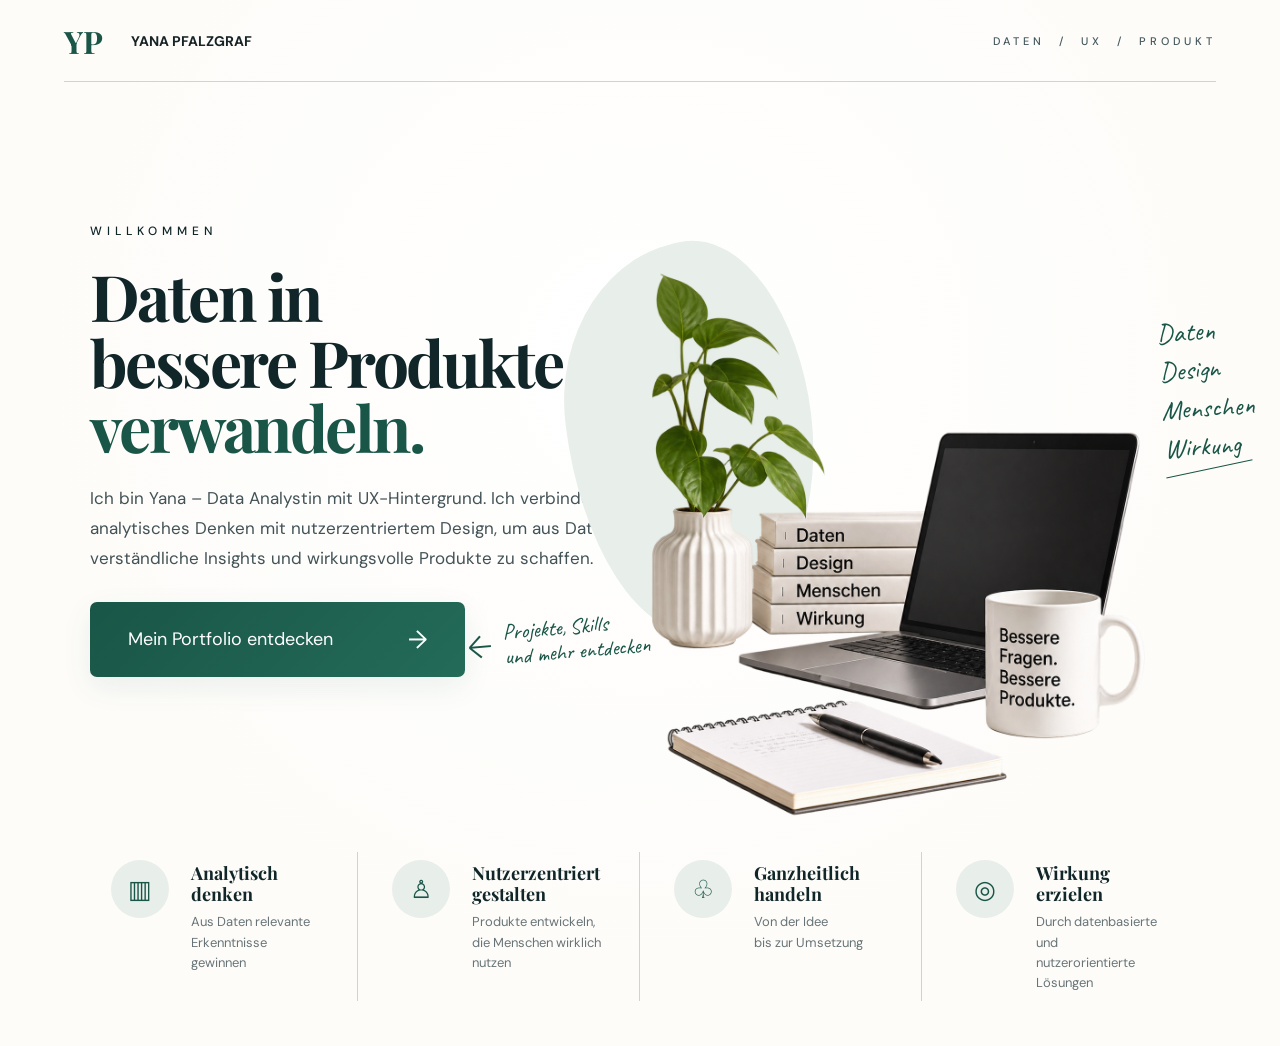
<file: docs/index.html>
<!DOCTYPE html>
<html lang="de">
<head>
    <meta charset="UTF-8">
    <meta name="viewport" content="width=device-width, initial-scale=1.0">

    <meta name="description"
          content="Portfolio von Yana Pfalzgraf – Data Analystin mit UX-Hintergrund.">

    <title>Yana Pfalzgraf | Data Analystin & UX</title>

    <link rel="preconnect" href="https://fonts.googleapis.com">
    <link rel="preconnect" href="https://fonts.gstatic.com" crossorigin>

    <link
        href="https://fonts.googleapis.com/css2?family=Caveat:wght@500&family=DM+Sans:wght@300;400;500&family=Playfair+Display:wght@600;700&display=swap"
        rel="stylesheet"
    >

    <link rel="stylesheet" href="style.css">
</head>

<body>

    <!-- HEADER -->
    <header class="header">

        <div class="brand">
            <span class="logo">YP</span>
            <span class="name">YANA PFALZGRAF</span>
        </div>

        <div class="areas">
            DATEN&nbsp;&nbsp;/&nbsp;&nbsp;UX&nbsp;&nbsp;/&nbsp;&nbsp;PRODUKT
        </div>

    </header>


    <!-- HERO -->
    <main class="hero">

        <!-- LEFT -->
        <section class="intro">

            <div class="eyebrow">
                WILLKOMMEN
            </div>

            <h1>
                Daten in<br>
                bessere Produkte<br>
                <span>verwandeln.</span>
            </h1>

            <p class="description">
                Ich bin Yana – Data Analystin mit UX-Hintergrund.
                Ich verbinde analytisches Denken mit nutzerzentriertem Design,
                um aus Daten verständliche Insights und wirkungsvolle Produkte
                zu schaffen.
            </p>

            <div class="cta-row">

                <a
                    href="https://portfolio-katkadfbffcvskia9pwhdm.streamlit.app/"
                    class="portfolio-button js-portfolio-link"
                >
                    <span>Mein Portfolio entdecken</span>
                    <span class="button-arrow">→</span>
                </a>

                <div class="hand-note">
                    <span class="note-arrow">←</span>
                    Projekte, Skills<br>
                    und mehr entdecken
                </div>

            </div>

        </section>


        <!-- RIGHT -->
        <section class="visual">

            <div class="background-shape"></div>

            <img
                src="assets/bild_startseite.png"
                alt="Arbeitsplatz – Daten, UX und Produkt"
                class="hero-image"
            >


            <div class="keywords">
                Daten<br>
                Design<br>
                Menschen<br>
                Wirkung

                <div class="keyword-line"></div>
            </div>

        </section>

    </main>


    <!-- PRINCIPLES -->
    <section class="principles">

        <article class="principle">

            <div class="icon">
                ▥
            </div>

            <div>
                <h2>Analytisch denken</h2>

                <p>
                    Aus Daten relevante<br>
                    Erkenntnisse gewinnen
                </p>
            </div>

        </article>


        <article class="principle">

            <div class="icon">
                ♙
            </div>

            <div>
                <h2>Nutzerzentriert<br>gestalten</h2>

                <p>
                    Produkte entwickeln,<br>
                    die Menschen wirklich nutzen
                </p>
            </div>

        </article>


        <article class="principle">

            <div class="icon">
                ♧
            </div>

            <div>
                <h2>Ganzheitlich handeln</h2>

                <p>
                    Von der Idee<br>
                    bis zur Umsetzung
                </p>
            </div>

        </article>


        <article class="principle">

            <div class="icon">
                ◎
            </div>

            <div>
                <h2>Wirkung erzielen</h2>

                <p>
                    Durch datenbasierte und<br>
                    nutzerorientierte Lösungen
                </p>
            </div>

        </article>

    </section>


    <!-- BOTTOM -->
   

    <!-- Transition before Streamlit opens -->
    <div class="transition-screen" aria-hidden="true">

        <div class="transition-content">

            <span class="transition-logo">YP</span>

            <p>Portfolio wird geöffnet</p>

            <div class="loading-line">
                <div></div>
            </div>

        </div>

    </div>


    <script src="script.js"></script>

</body>
</html>
</file>
<file: docs/style.css>
:root {
    --green: #195647;
    --green-dark: #123f36;

    --heading: #102629;
    --text: #425256;

    --background: #fdfcf9;
    --soft-green: #e8eeea;

    --line: #cdd4d1;
}


/* ------------------------------
   BASE
------------------------------ */

* {
    box-sizing: border-box;
}

html,
body {
    margin: 0;
    padding: 0;
}

body {
    min-height: 100vh;

    background:
        radial-gradient(
            circle at 50% 35%,
            #ffffff 0%,
            var(--background) 65%
        );

    color: var(--heading);

    font-family: "DM Sans", sans-serif;

    overflow-x: hidden;
}


/* ------------------------------
   HEADER
------------------------------ */

.header {
    width: calc(100% - 10vw);
    max-width: 1500px;

    height: 82px;

    margin: 0 auto;

    display: flex;
    align-items: center;
    justify-content: space-between;

    border-bottom: 1px solid var(--line);
}

.brand {
    display: flex;
    align-items: center;

    gap: 28px;
}

.logo {
    font-family: "Playfair Display", serif;

    font-size: 31px;
    font-weight: 700;

    color: var(--green);
}

.name {
    font-family: "DM Sans", sans-serif;
    font-size: 14px;
    font-weight: 700;
    letter-spacing: 0;
    color: #172326;
}

.areas {
    font-size: 11px;
    letter-spacing: 4px;
    font-weight: 500;
    color: #45585d;
}


/* ------------------------------
   HERO
------------------------------ */

.hero {
    width: calc(100% - 14vw);
    max-width: 1370px;

    margin: 0 auto;

    min-height: 620px;

    display: grid;

    grid-template-columns:
        minmax(500px, 1.1fr)
        minmax(420px, 0.9fr);

    align-items: center;

    gap: 80px;
}


/* ------------------------------
   HERO LEFT
------------------------------ */

.eyebrow {
    margin-bottom: 24px;

    font-size: 12px;
    font-weight: 500;

    letter-spacing: 5px;
}

h1 {
    margin: 0;

    font-family: "Playfair Display", serif;

    font-size: clamp(58px, 5vw, 80px);

    font-weight: 700;

    line-height: 1.02;

    letter-spacing: -2.5px;
}

h1 span {
    color: var(--green);
}

.description {
    max-width: 650px;

    margin: 25px 0 0;

    color: var(--text);

    font-size: 17px;

    line-height: 1.75;
}


/* ------------------------------
   CTA
------------------------------ */

.cta-row {
    display: flex;

    align-items: center;

    gap: 38px;

    margin-top: 28px;
}

.portfolio-button {
    width: 375px;

    min-height: 75px;

    padding: 0 38px;

    display: flex;

    align-items: center;
    justify-content: space-between;

    background:
        linear-gradient(
            135deg,
            var(--green),
            #246b59
        );

    border-radius: 7px;

    color: white;

    text-decoration: none;

    font-size: 18px;
    font-weight: 400;

    box-shadow:
        0 10px 30px rgba(25, 86, 71, 0.08);

    transition:
        transform 180ms ease,
        box-shadow 180ms ease,
        background 180ms ease;
}

.portfolio-button:hover {
    transform: translateY(-3px);

    box-shadow:
        0 15px 35px rgba(25, 86, 71, 0.16);
}

.button-arrow {
    font-size: 25px;

    transition: transform 180ms ease;
}

.portfolio-button:hover .button-arrow {
    transform: translateX(5px);
}


/* ------------------------------
   HANDWRITTEN NOTE
------------------------------ */

.hand-note {
    position: relative;

    color: var(--green);

    font-family: "Caveat", cursive;

    font-size: 22px;

    line-height: 1.15;

    transform: rotate(-5deg);
}

.note-arrow {
    position: absolute;

    left: -35px;
    top: 7px;

    font-family: "DM Sans", sans-serif;

    font-size: 32px;

    font-weight: 300;
}


/* ------------------------------
   HERO RIGHT
------------------------------ */

.visual {
    position: relative;

    width: 620px;
    height: 590px;

    justify-self: end;

    isolation: isolate;
    overflow: visible;
}


/* =========================================
   GRÜNE FORM HINTER DEM BILD
========================================= */

.background-shape {
    position: absolute;

    z-index: 1;

    width: 235px;
    height: 355px;

    left: 35px;
    top: 80px;

    background: #e8eeea;

    border-radius:
        58% 42% 55% 45% /
        45% 48% 52% 55%;

    transform: rotate(-7deg);
}



/* ------------------------------
   PLACEHOLDER
------------------------------ */

.image-placeholder {
    position: relative;

    z-index: 1;

    width: 430px;
    height: 520px;

    display: flex;

    align-items: center;
    justify-content: center;

    background:
        linear-gradient(
            145deg,
            #eeeae2,
            #f8f6f1
        );

    border:
        1px solid rgba(25, 86, 71, 0.10);

    border-radius:
        220px 220px 80px 80px;

    overflow: hidden;
}

.image-placeholder::before {
    content: "";

    position: absolute;

    width: 200px;
    height: 200px;

    top: 70px;
    right: -30px;

    background:
        rgba(255, 255, 255, 0.55);

    transform: rotate(25deg);

    filter: blur(8px);
}

.placeholder-content {
    position: relative;

    display: flex;

    flex-direction: column;

    align-items: center;

    color: var(--green);

    z-index: 2;
}

.placeholder-small {
    font-size: 10px;

    letter-spacing: 3px;
}

.placeholder-title {
    margin-top: 12px;

    font-family: "Playfair Display", serif;

    font-size: 48px;
}

.placeholder-description {
    margin-top: 5px;

    color: #71807c;

    font-size: 13px;
}


/* FOTO */
.hero-image {
    position: absolute;

    z-index: 2;

    /*
       Wichtig:
       nicht einfach width: 500px,
       sondern Höhe kontrollieren.
    */
    height: 555px;
    width: auto;

    left: 105px;
    top: 0;

    display: block;

    max-width: none;

    background: transparent;

    object-fit: contain;
}

/* ------------------------------
   KEYWORDS
------------------------------ */


/* KEYWORDS */
.keywords {
    position: absolute;

    z-index: 3;

    left: 555px;
    top: 145px;

    width: max-content;

    color: var(--green);

    font-family: "Caveat", cursive;
    font-size: 27px;
    line-height: 1.42;

    transform: rotate(-4deg);
}

.keyword-line {
    width: 88px;
    height: 1px;

    margin-top: 10px;

    background: var(--green);

    transform: rotate(-8deg);
}


/* ------------------------------
   PRINCIPLES
------------------------------ */

.principles {
    width: calc(100% - 12vw);
    max-width: 1450px;

    margin: 0 auto 45px;

    display: grid;

    grid-template-columns: repeat(4, 1fr);
}

.principle {
    min-height: 110px;

    padding: 8px 34px;

    display: flex;

    gap: 22px;

    border-right: 1px solid var(--line);
}

.principle:last-child {
    border-right: none;
}

.icon {
    width: 58px;
    height: 58px;

    flex: 0 0 58px;

    display: flex;

    align-items: center;
    justify-content: center;

    border-radius: 50%;

    background: var(--soft-green);

    color: var(--green);

    font-size: 25px;
}

.principle h2 {
    margin: 3px 0 8px;

    font-family: "Playfair Display", serif;

    font-size: 18px;

    line-height: 1.15;
}

.principle p {
    margin: 0;

    color: #687478;

    font-size: 13px;

    line-height: 1.55;
}


/* ------------------------------
   BOTTOM PORTFOLIO LINK
------------------------------ */

.portfolio-scroll {
    width: calc(100% - 10vw);
    max-width: 1500px;

    margin: 0 auto;

    padding: 0 0 28px;

    display: flex;

    align-items: center;

    gap: 25px;

    background: transparent;

    border: none;

    color: var(--heading);

    font-family: "DM Sans", sans-serif;

    font-size: 10px;

    letter-spacing: 4px;

    cursor: pointer;
}

.scroll-line {
    height: 1px;

    flex: 1;

    background: var(--line);
}

.scroll-arrow {
    color: var(--green);

    font-size: 28px;

    transition: transform 180ms ease;
}

.portfolio-scroll:hover .scroll-arrow {
    transform: translateY(5px);
}


/* ------------------------------
   TRANSITION
------------------------------ */

.transition-screen {
    position: fixed;

    inset: 0;

    z-index: 100;

    display: flex;

    align-items: center;
    justify-content: center;

    background: var(--background);

    opacity: 0;

    visibility: hidden;

    transition:
        opacity 300ms ease,
        visibility 300ms ease;
}

.transition-screen.visible {
    opacity: 1;

    visibility: visible;
}

.transition-content {
    text-align: center;
}

.transition-logo {
    font-family: "Playfair Display", serif;

    color: var(--green);

    font-size: 45px;

    font-weight: 700;
}

.transition-content p {
    margin: 15px 0;

    color: var(--text);

    font-size: 13px;

    letter-spacing: 2px;
}

.loading-line {
    width: 180px;
    height: 1px;

    margin: 20px auto;

    background: #dde3df;

    overflow: hidden;
}

.loading-line div {
    width: 50%;
    height: 100%;

    background: var(--green);

    animation: loading 1s infinite ease-in-out;
}

@keyframes loading {

    from {
        transform: translateX(-110%);
    }

    to {
        transform: translateX(210%);
    }
}


/* ------------------------------
   TABLET / MOBILE
------------------------------ */

@media (max-width: 1050px) {

    .hero {
        width: calc(100% - 60px);

        grid-template-columns: 1fr;

        gap: 30px;

        padding: 70px 0;
    }

    .visual {
        min-height: auto;
    }

    .keywords {
        right: 5%;
    }

    .principles {
        width: calc(100% - 60px);

        grid-template-columns: 1fr 1fr;
    }

    .principle {
        margin: 15px 0;

        border-right: none;
    }
}


@media (max-width: 650px) {

    .header {
        width: calc(100% - 40px);
    }

    .areas {
        display: none;
    }

    .name {
        font-size: 9px;

        letter-spacing: 2.5px;
    }

    .hero {
        width: calc(100% - 40px);

        padding: 50px 0;
    }

    h1 {
        font-size: 49px;

        letter-spacing: -1.5px;
    }

    .description {
        font-size: 15px;
    }

    .cta-row {
        display: block;
    }

    .portfolio-button {
        width: 100%;
    }

    .hand-note {
        display: none;
    }

    .image-placeholder,
    .hero-image {
        width: 100%;

        max-width: 430px;

        height: 450px;
    }

    .keywords {
        display: none;
    }

    .background-shape {
        width: 80%;

        left: 0;
    }

    .principles {
        width: calc(100% - 40px);

        grid-template-columns: 1fr;
    }

    .principle {
        padding: 20px 0;

        border-bottom: 1px solid var(--line);
    }

    .portfolio-scroll {
        width: calc(100% - 40px);
    }
}


/* ==========================================================
   FINAL LAYOUT OVERRIDES
   Ziel: Bild + hellgrüne Form wie im Referenzlayout
   ========================================================== */

/* Etwas mehr Luft unter dem Header und stabile Hero-Geometrie */
.hero {
    padding-top: 46px;
    min-height: 690px;
    align-items: center;
}

/*
   Die rechte Komposition bekommt bewusst eine eigene Zeichenfläche.
   Dadurch können Bild, grüne Form und Keywords unabhängig positioniert
   werden, ohne das linke Hero-Layout zu verschieben.
*/
.visual {
    position: relative;
    width: 650px;
    height: 560px;
    justify-self: end;
    isolation: isolate;
    overflow: visible;
}

/*
   HELLGRÜNE FORM
   Im Referenzbild sieht man nur einen relativ schmalen Ausschnitt links
   hinter dem Foto. Sie ist deshalb kleiner als zuvor und liegt deutlich
   weiter unter dem Bild.
*/
.background-shape {
    position: absolute;
    z-index: 1;

    width: 245px;
    height: 390px;

    left: 28px;
    top: 72px;

    background: var(--soft-green);

    border-radius:
        58% 42% 56% 44% /
        43% 48% 52% 57%;

    transform: rotate(-7deg);
    transform-origin: center;
}

/*
   FOTO
   Größer und weiter links als bisher.
   Es überdeckt den größten Teil der grünen Form.
*/
.hero-image {
    position: absolute;
    z-index: 2;

    width: 500px;
    height: auto;
    max-width: none;

    left: 105px;
    top: 0;

    display: block;

    /* wichtig: keine zusätzliche weiße Box */
    background: transparent;
    object-fit: contain;
}

/* Handschrift direkt rechts neben das Foto setzen */
.keywords {
    position: absolute;
    z-index: 3;

    left: 615px;
    top: 145px;

    width: max-content;

    color: var(--green);
    font-family: "Caveat", cursive;
    font-size: 27px;
    line-height: 1.42;

    transform: rotate(-4deg);
    transform-origin: left top;
}

.keyword-line {
    width: 88px;
    height: 1px;
    margin-top: 10px;

    background: var(--green);

    transform: rotate(-8deg);
    transform-origin: left center;
}

/* Principles sauber unter dem Hero halten
   und den gesamten Bereich etwas weiter nach unten setzen */
.principles {
    position: relative;
    z-index: 4;
    margin: 80px auto 45px;
}


/* ------------------------------
   TABLET
------------------------------ */
@media (max-width: 1200px) {
    .hero {
        width: calc(100% - 70px);
        grid-template-columns: minmax(460px, 1.05fr) minmax(430px, .95fr);
        gap: 35px;
    }

    .visual {
        width: 560px;
        height: 510px;
        transform: scale(.9);
        transform-origin: center right;
    }
}

@media (max-width: 1050px) {
    .hero {
        width: calc(100% - 60px);
        grid-template-columns: 1fr;
        gap: 45px;
        padding: 65px 0 45px;
    }

    .visual {
        width: 650px;
        height: 560px;
        max-width: 100%;
        justify-self: center;

        transform: none;
    }

    .principles {
        width: calc(100% - 60px);
        grid-template-columns: 1fr 1fr;
    }
}


/* ------------------------------
   MOBILE
------------------------------ */
@media (max-width: 700px) {
    .hero {
        width: calc(100% - 40px);
        padding: 48px 0 35px;
    }

    .visual {
        width: 100%;
        height: auto;
        aspect-ratio: 650 / 560;
        overflow: visible;
    }

    .hero-image {
        width: 78%;
        height: auto;

        left: 14%;
        top: 0;
    }

    .background-shape {
        width: 38%;
        height: 70%;

        left: 2%;
        top: 13%;
    }

    /* Auf kleinen Displays lieber keine überstehende Handschrift */
    .keywords {
        display: none;
    }

    .principles {
        width: calc(100% - 40px);
        grid-template-columns: 1fr;
    }
}
</file>
